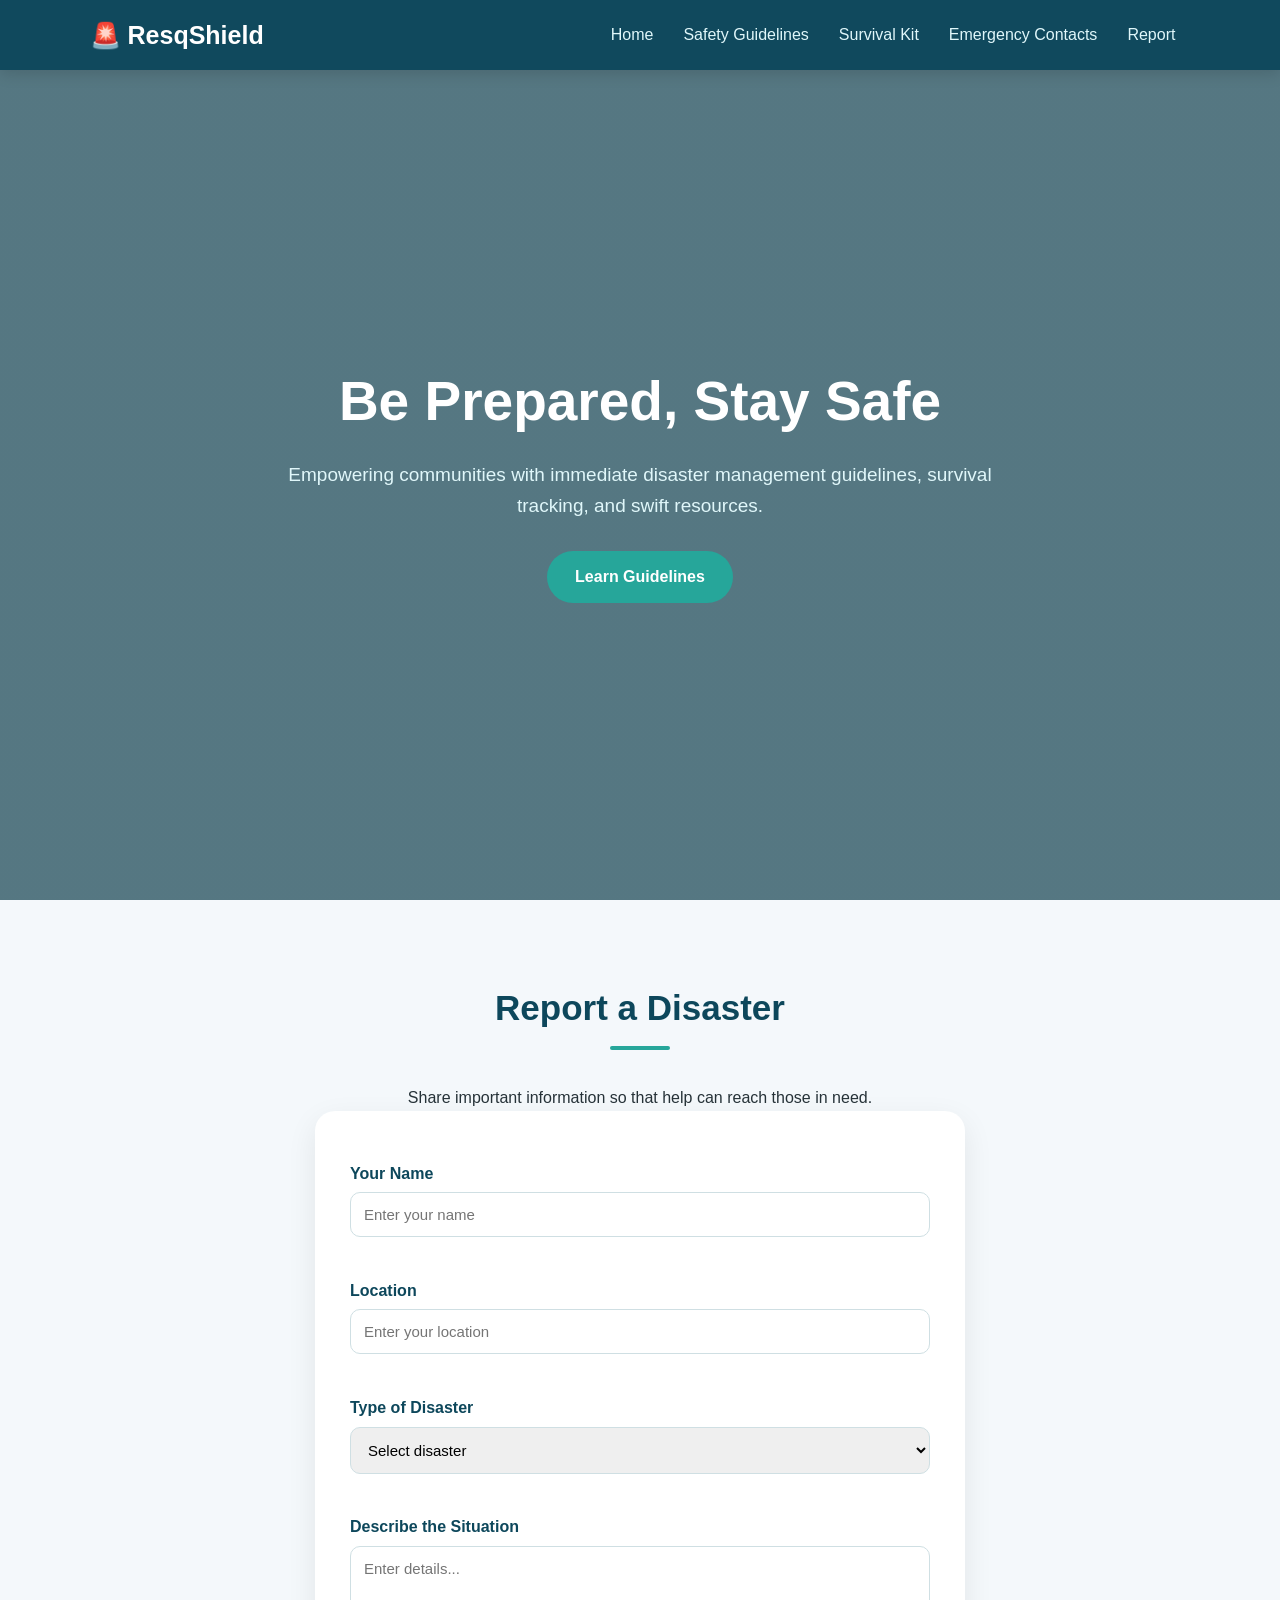
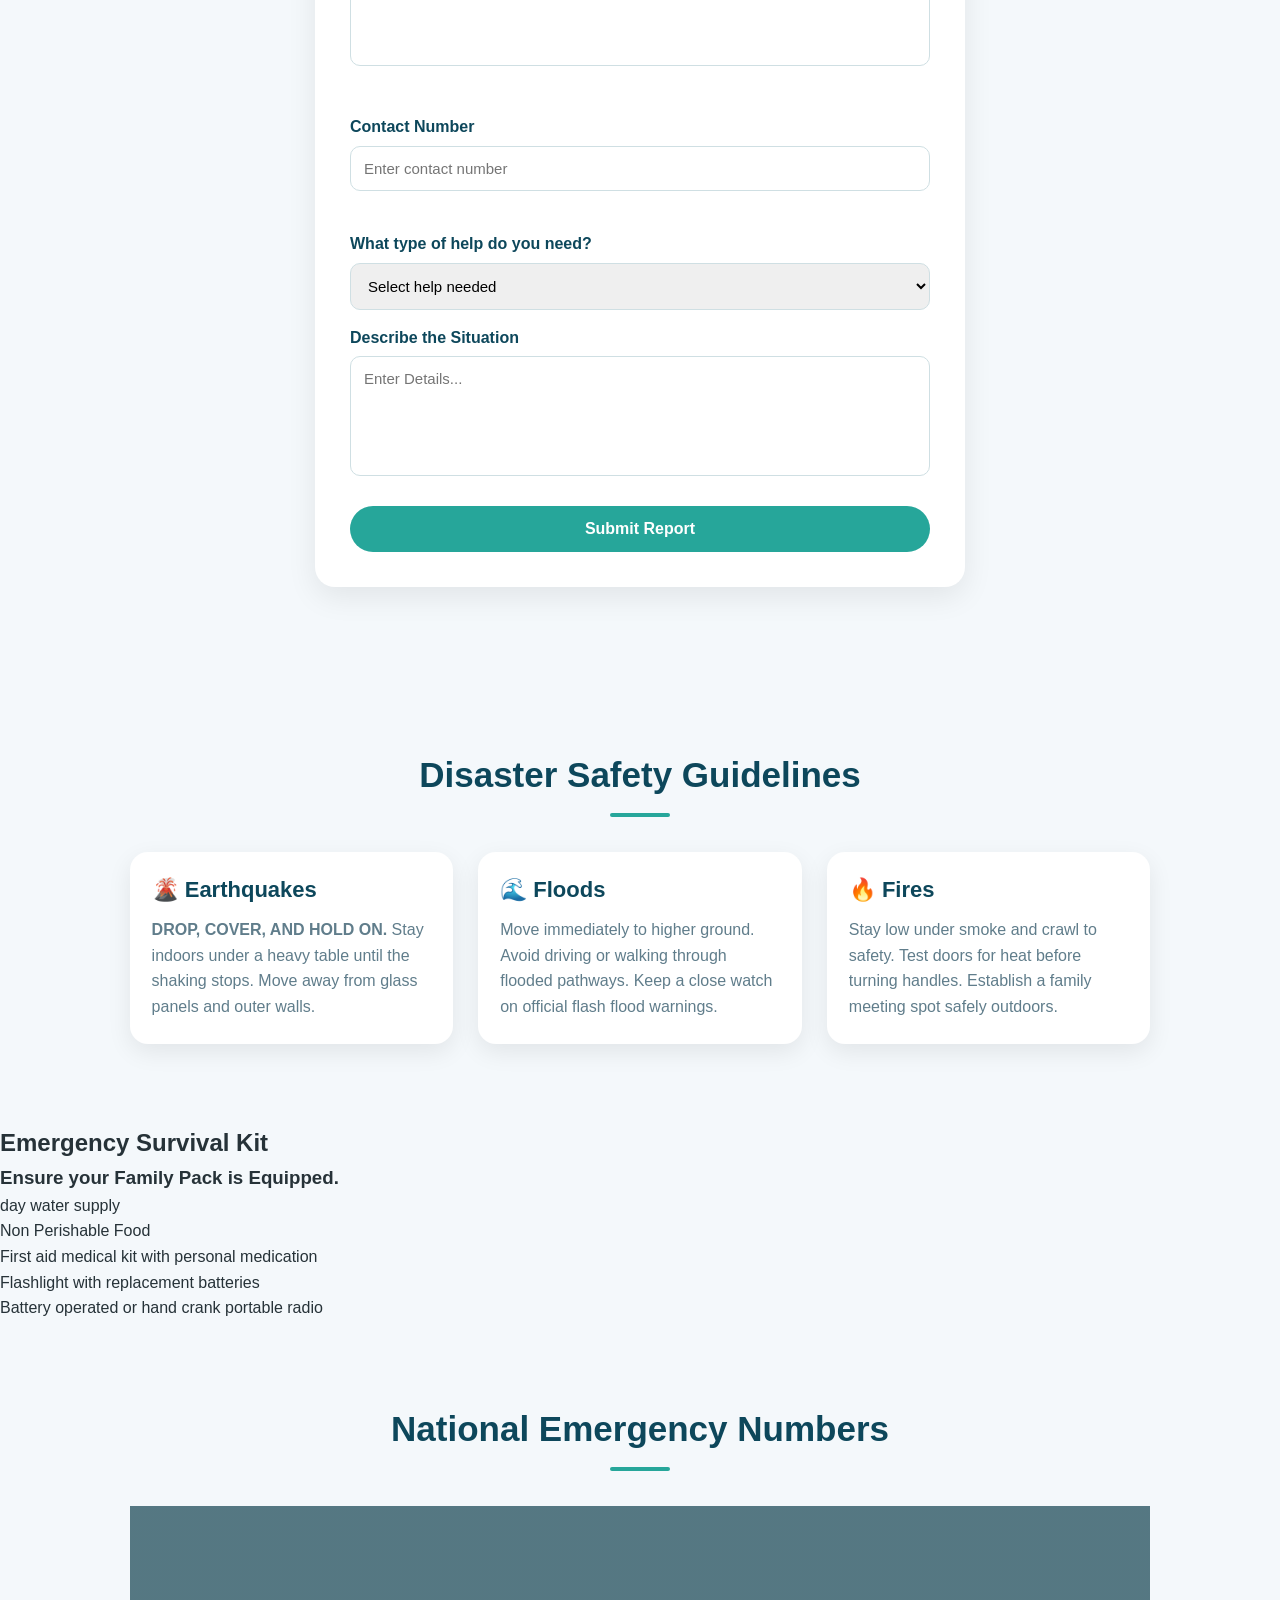
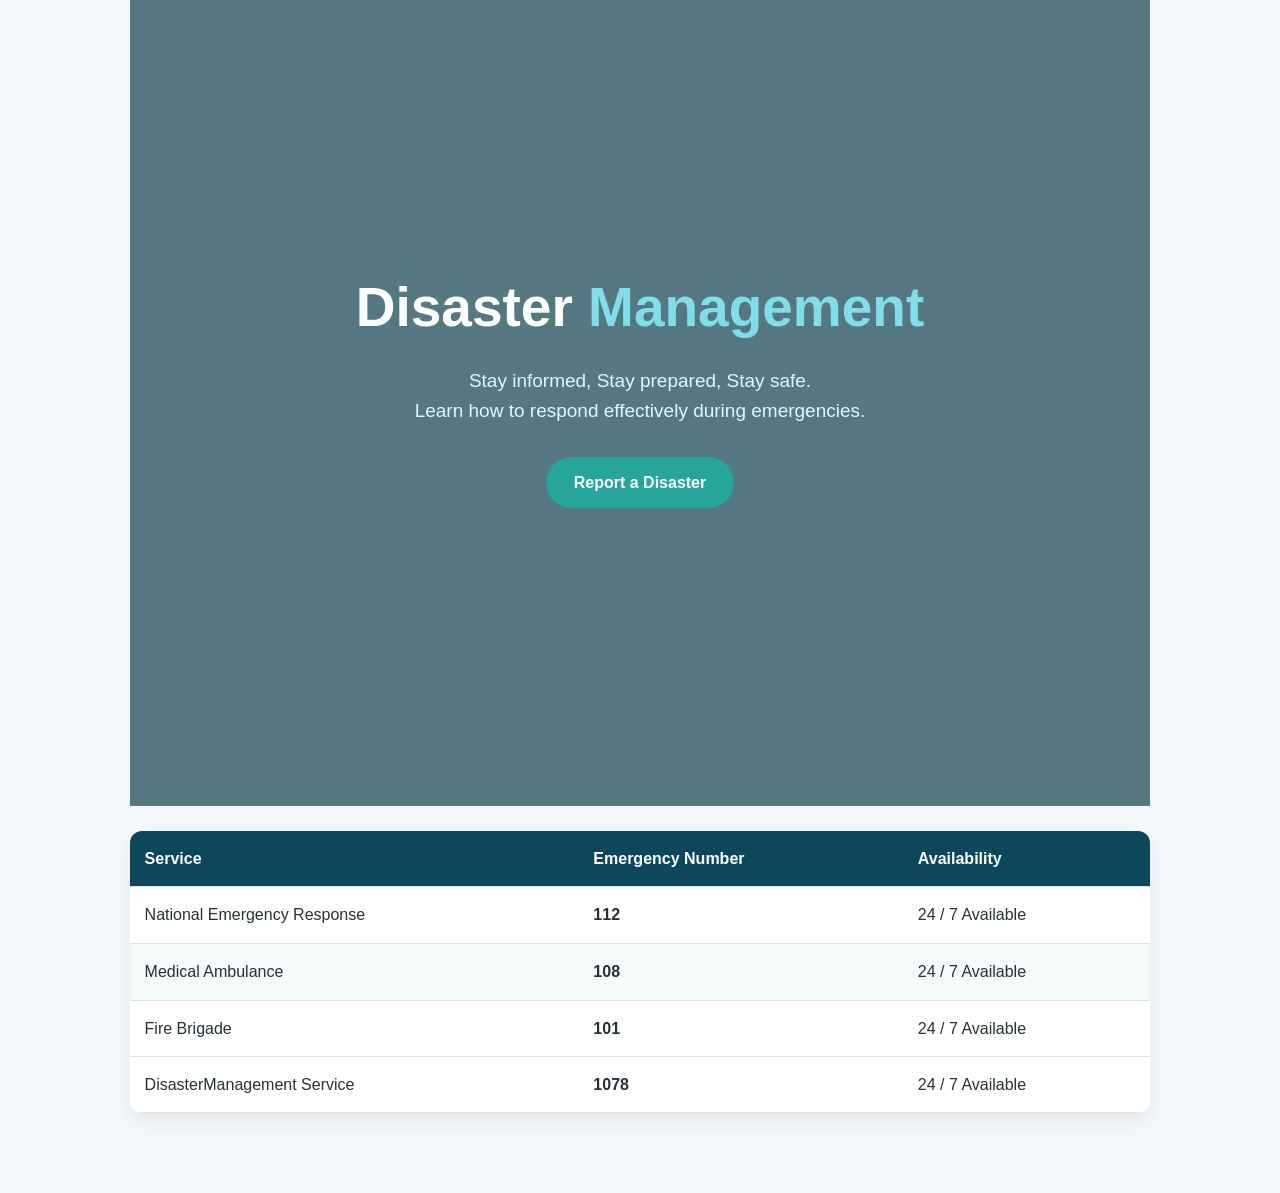
<file: index.html>
<!DOCTYPE html>
<html lang="en">
<head>
    <meta charset="UTF-8">
    <meta name="viewport" content="width=device-width, initial-scale=1.0">
    <title>ResqShield - Disaster Preparedness Portal</title>
    <link rel="stylesheet" href="webstyle.css">
    <link rel="JavaScript" href="webscript.js">
</head>
<script>
function submitForm(event) {
    event.preventDefault();
    alert("Your disaster report has been submitted succesfully!");
}
</script>
<body>

    <!-- Navigation Bar -->
    <nav class="navbar">
        <div class="logo">🚨 ResqShield</div>
        <ul class="nav-links">
            <li><a href="#home">Home</a></li>
            <li><a href="#guidelines">Safety Guidelines</a></li>
            <li><a href="#checklist">Survival Kit</a></li>
            <li><a href="#helpline">Emergency Contacts</a></li>
            <li><a href="#report">Report</a></li>
        </ul>
    </nav>

    <!-- Hero Section -->
    <header id="home" class="hero">
        <div class="hero-content">
            <h1>Be Prepared, Stay Safe</h1>
            <p>Empowering communities with immediate disaster management guidelines, survival tracking, and swift resources.</p>
            <a href="#guidelines" class="btn">Learn Guidelines</a>
        </div>
    </header>
    
            <!-- DISASTER REPORT FORM -->
<section class="section" id="report">
    <h2>Report a Disaster</h2>
    <p>Share important information so that help can reach those in need.</p>

    <div class="form-box">

        <form onsubmit="submitForm(event)">

            <label>Your Name</label>
            <input type="text" placeholder="Enter your name" required minlength="2" maxlength="30" pattern="[A-Za-z]+" title="Name should contain only letterrs and spaces"
                oninvalid="this.setCustomValidity('Please fill the information')"
            oninput="this.setCustomValidity('')">
            <br><br>
            <label>Location</label>
            <input type="text" placeholder="Enter your location" required minlength="2" maxlength="100"
                oninvalid="this.setCustomValidity('Please fill the information')"
            oninput="this.setCustomValidity('')">
            <br><br>
            <label>Type of Disaster</label>
            <select required
                oninvalid="this.setCustomValidity('Please fill the information')"
            oninput="this.setCustomValidity('')">
                <option value="">Select disaster</option>
                <option>Flood</option>
                <option>Earthquake</option>
                <option>Cyclone</option>
                <option>Fire</option>
                <option>Landslide</option>
                <option>Other</option>
            </select>
            <br><br>
            <label>Describe the Situation</label>
            <textarea placeholder="Enter details..." required minlength="2" maxlength="500"
                oninvalid="this.setCustomValidity('Please fill the information')"
            oninput="this.setCustomValidity('')"></textarea>
            <br><br>
            <label>Contact Number</label>
            <input type="tel" placeholder="Enter contact number" required pattern="[0-9]{10}" maxlength="10" title="Please enter a valid 10-digit phone number"
                oninvalid="this.setCustomValidity('Please fill the information')"
            oninput="this.setCustomValidity('')">
            <br><br>
            <label>What type of help do you need?</label>
            <select required
                oninvalid="this.setCustomValidity('Please fill the information')"
            oninput="this.setCustomValidity('')">
                <option value="">Select help needed</option>
                <option>Medical Help</option>
                <option>Food & Water</option>
                <option>Rescue & Evacuation</option>
                <option>Shelter</option>
                <option>Transportation</option>
                <option>Emergency Supplies</option>
                <option>Other</option>
                </select>
                <label> Describe the Situation</label>
                <textarea placeholder="Enter Details..." required
                    oninvalid="this.setCustomValidity('Please fill the information')"
            oninput="this.setCustomValidity('')"></textarea>
            <button type="submit">Submit Report</button>

        </form>

    </div>
</section>


    <!-- Safety Guidelines Grid -->
    <section id="guidelines" class="section">
        <h2>Disaster Safety Guidelines</h2>
        <div class="grid-container">
            <div class="card">
                <h3>🌋 Earthquakes</h3>
                <p><strong>DROP, COVER, AND HOLD ON.</strong> Stay indoors under a heavy table until the shaking stops. Move away from glass panels and outer walls.</p>
            </div>
            <div class="card">
                <h3>🌊 Floods</h3>
                <p>Move immediately to higher ground. Avoid driving or walking through flooded pathways. Keep a close watch on official flash flood warnings.</p>
            </div>
            <div class="card">
                <h3>🔥 Fires</h3>
                <p>Stay low under smoke and crawl to safety. Test doors for heat before turning handles. Establish a family meeting spot safely outdoors.</p>
            </div>
        </div>
    </section>

    <h2> Emergency Survival Kit</h2>
    <h3> Ensure your Family Pack is Equipped.</h3>
    <ul>
        <li> <bull> day water supply </bull></li>
        <li><bull> Non Perishable Food</bull></li>
        <li><bull> First aid medical kit with personal medicatio</bull>n</li>
        <li><bull> Flashlight with replacement batteries</bull></li>
        <li><bull>Battery operated or hand crank portable radio</bull></li>
    </ul>

    <!-- Helpline Numbers Table -->
    <section id="helpline" class="section">
        <h2>National Emergency Numbers</h2>
        <table class="emergency-table">
            <thead>
                <tr>
                    <th>Service</th>
                    <th>Emergency Number</th>
                    <th>Availability</th>
                </tr>
            </thead>
            <tbody>
                <tr>
                    <td>National Emergency Response</td>
                    <td><strong>112</strong></td>
                    <td>24 / 7 Available</td>
                </tr>
                <tr>
                    <td>Medical Ambulance</td>
                    <td><strong>108</strong></td>
                    <td>24 / 7 Available</td>
                </tr>
                <tr>
                    <td>Fire Brigade</td>
                    <td><strong>101</strong></td>
                    <td>24 / 7 Available</td>
                <tr>
                </tr>
                <td>DisasterManagement Service</td>
                    <td><strong>1078</strong></td>
                    <td>24 / 7 Available</td>
                    <tr>
                        <section class="hero" id="home">
                         <div class="hero-content">
                                <h1>Disaster <span>Management</span></h1>
                                <p>
                                    Stay informed, Stay prepared, Stay safe.<br>
                                    Learn how to respond effectively during emergencies.
                                </p>
                                <a href="#report" class="btn">Report a Disaster</a>
                            </div>
                            </section>
</file>
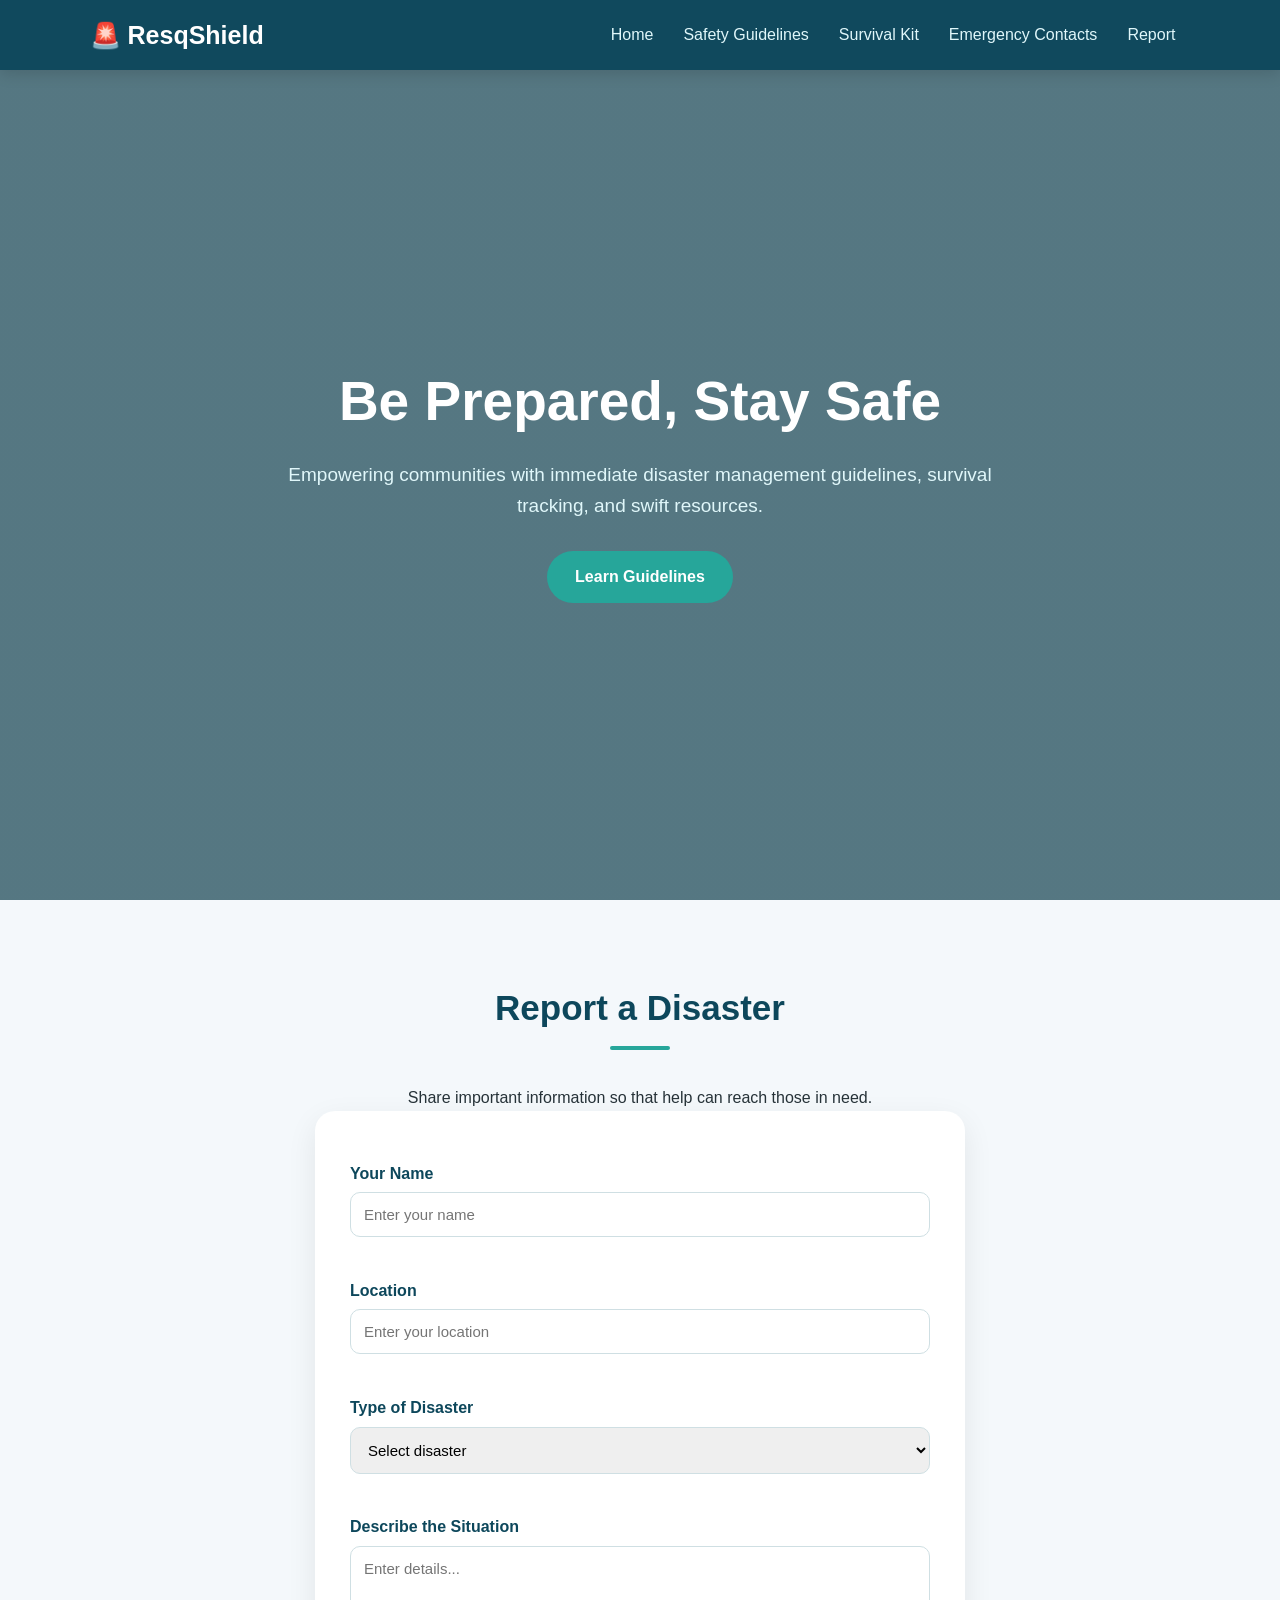
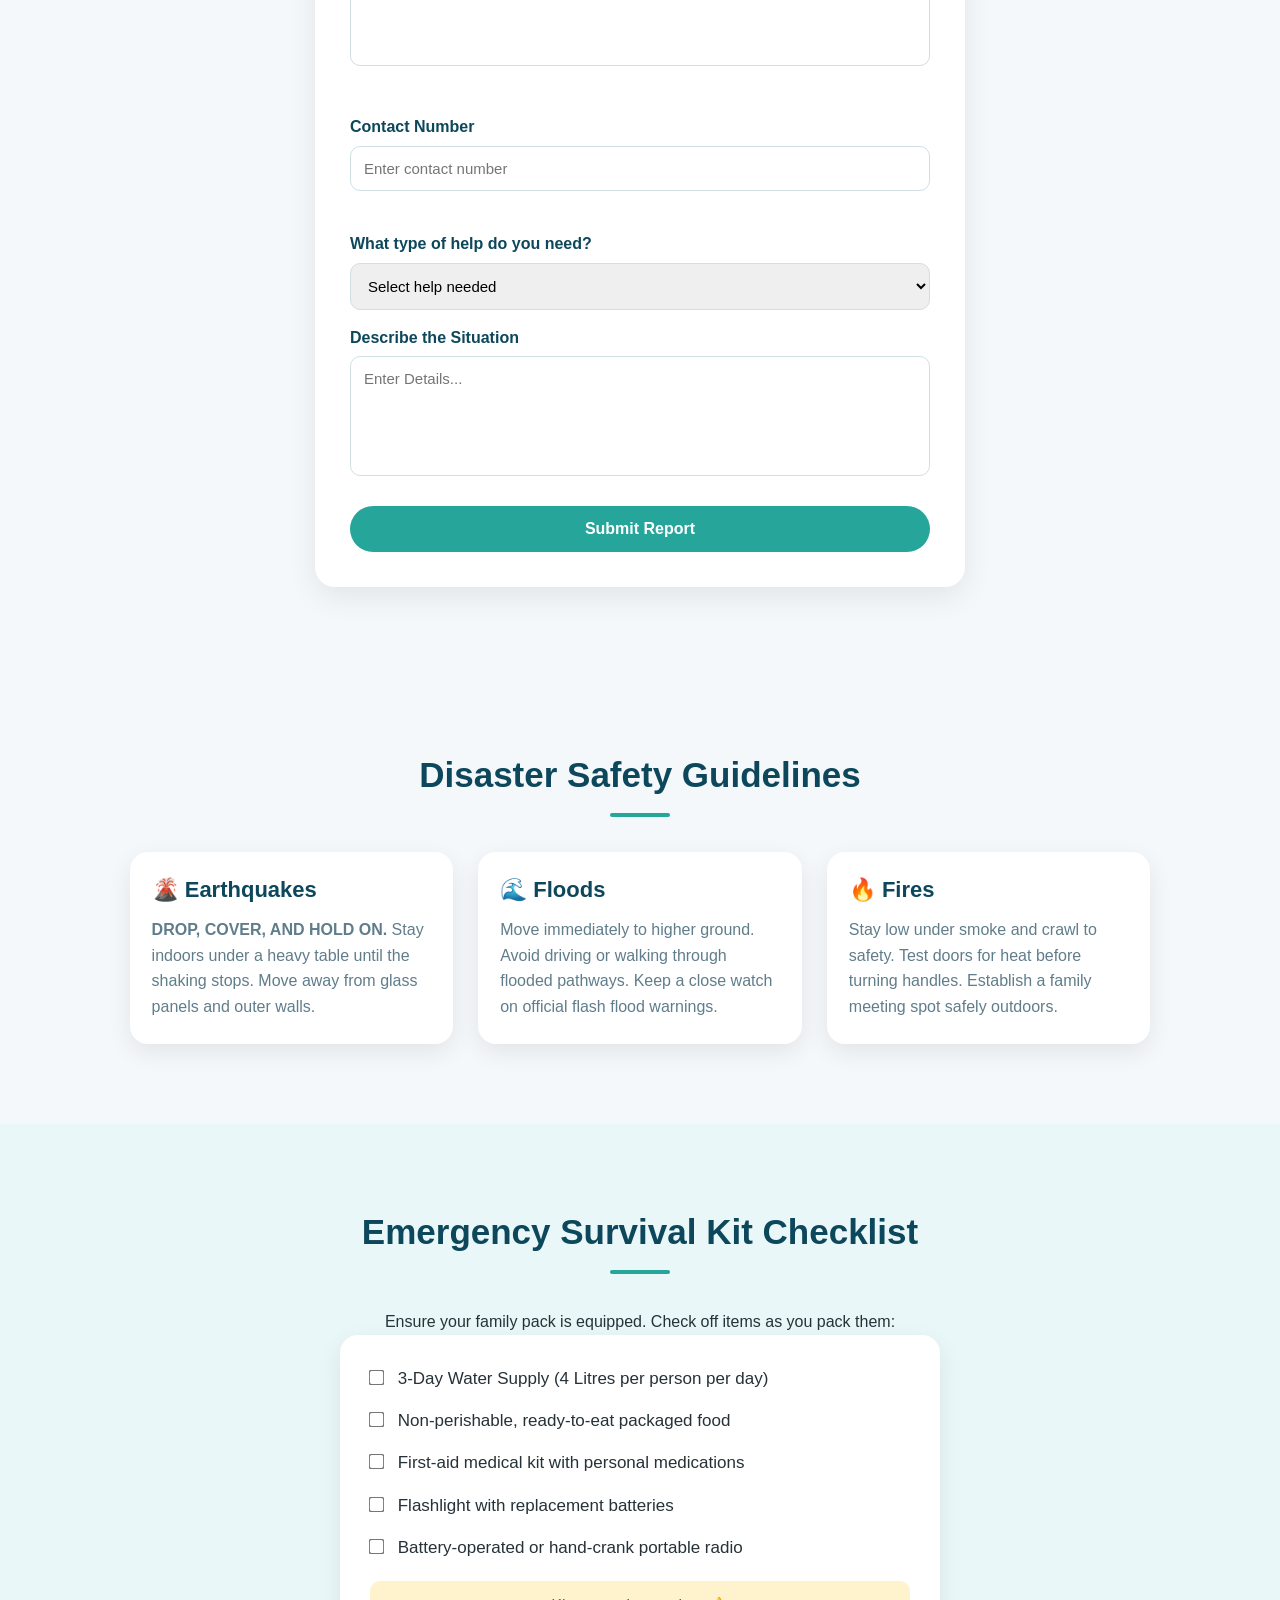
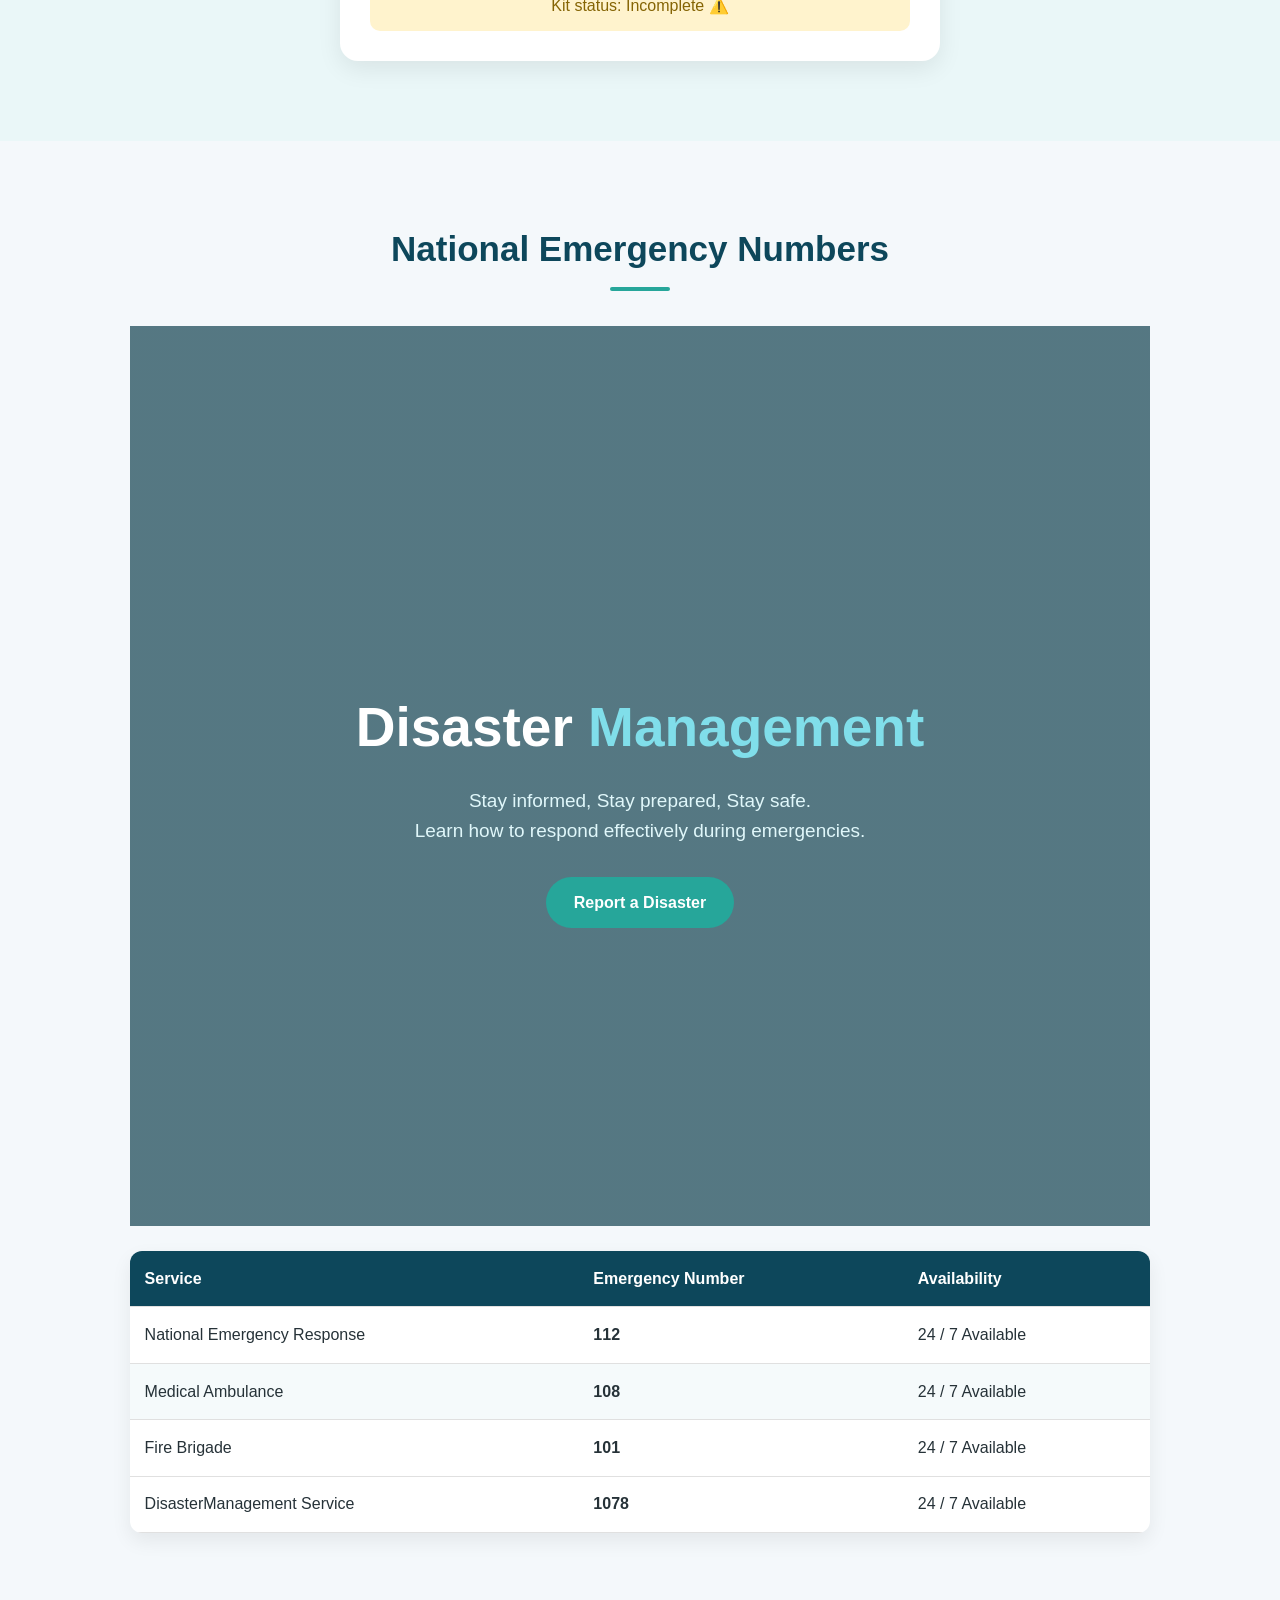
<file: website.html>
<!DOCTYPE html>
<html lang="en">
<head>
    <meta charset="UTF-8">
    <meta name="viewport" content="width=device-width, initial-scale=1.0">
    <title>ResqShield - Disaster Preparedness Portal</title>
    <link rel="stylesheet" href="webstyle.css">
    <link rel="JavaScript" href="webscript.js">
</head>
<script>
function submitForm(event) {
    event.preventDefault();
    alert("Your disaster report has been submitted succesfully!");
}
</script>
<body>

    <!-- Navigation Bar -->
    <nav class="navbar">
        <div class="logo">🚨 ResqShield</div>
        <ul class="nav-links">
            <li><a href="#home">Home</a></li>
            <li><a href="#guidelines">Safety Guidelines</a></li>
            <li><a href="#checklist">Survival Kit</a></li>
            <li><a href="#helpline">Emergency Contacts</a></li>
            <li><a href="#report">Report</a></li>
        </ul>
    </nav>

    <!-- Hero Section -->
    <header id="home" class="hero">
        <div class="hero-content">
            <h1>Be Prepared, Stay Safe</h1>
            <p>Empowering communities with immediate disaster management guidelines, survival tracking, and swift resources.</p>
            <a href="#guidelines" class="btn">Learn Guidelines</a>
        </div>
    </header>
    <!-- DISASTER REPORT FORM -->
<section class="section" id="report">
    <h2>Report a Disaster</h2>
    <p>Share important information so that help can reach those in need.</p>

    <div class="form-box">

        <form onsubmit="submitForm(event)">

            <label>Your Name</label>
            <input type="text" placeholder="Enter your name" required>
            <br><br>
            <label>Location</label>
            <input type="text" placeholder="Enter your location" required>
            <br><br>
            <label>Type of Disaster</label>
            <select required>
                <option value="">Select disaster</option>
                <option>Flood</option>
                <option>Earthquake</option>
                <option>Cyclone</option>
                <option>Fire</option>
                <option>Landslide</option>
                <option>Other</option>
            </select>
            <br><br>
            <label>Describe the Situation</label>
            <textarea placeholder="Enter details..." required></textarea>
            <br><br>
            <label>Contact Number</label>
            <input type="tel" placeholder="Enter contact number" required>
            <br><br>
            <label>What type of help do you need?</label>
            <select required>
                <option value="">Select help needed</option>
                <option>Medical Help</option>
                <option>Food & Water</option>
                <option>Rescue & Evacuation</option>
                <option>Shelter</option>
                <option>Transportation</option>
                <option>Emergency Supplies</option>
                <option>Other</option>
                </select>
                <label> Describe the Situation</label>
                <textarea placeholder="Enter Details..." required></textarea>
            <button type="submit">Submit Report</button>

        </form>

    </div>
</section>


    <!-- Safety Guidelines Grid -->
    <section id="guidelines" class="section">
        <h2>Disaster Safety Guidelines</h2>
        <div class="grid-container">
            <div class="card">
                <h3>🌋 Earthquakes</h3>
                <p><strong>DROP, COVER, AND HOLD ON.</strong> Stay indoors under a heavy table until the shaking stops. Move away from glass panels and outer walls.</p>
            </div>
            <div class="card">
                <h3>🌊 Floods</h3>
                <p>Move immediately to higher ground. Avoid driving or walking through flooded pathways. Keep a close watch on official flash flood warnings.</p>
            </div>
            <div class="card">
                <h3>🔥 Fires</h3>
                <p>Stay low under smoke and crawl to safety. Test doors for heat before turning handles. Establish a family meeting spot safely outdoors.</p>
            </div>
        </div>
    </section>

    <!-- Interactive JavaScript Checklist -->
    <section id="checklist" class="section dark-bg">
        <h2>Emergency Survival Kit Checklist</h2>
        <p>Ensure your family pack is equipped. Check off items as you pack them:</p>
        <div class="checklist-box">
            <label class="check-item">
                <input type="checkbox" class="kit-item"> 3-Day Water Supply (4 Litres per person per day)
            </label>
            <label class="check-item">
                <input type="checkbox" class="kit-item"> Non-perishable, ready-to-eat packaged food
            </label>
            <label class="check-item">
                <input type="checkbox" class="kit-item"> First-aid medical kit with personal medications
            </label>
            <label class="check-item">
                <input type="checkbox" class="kit-item"> Flashlight with replacement batteries
            </label>
            <label class="check-item">
                <input type="checkbox" class="kit-item"> Battery-operated or hand-crank portable radio
            </label>
            
            <!-- JavaScript Dynamic Status Alert -->
            <div id="status-message" class="status-alert">Kit status: Incomplete ⚠️</div>
        </div>
    </section>

    <!-- Helpline Numbers Table -->
    <section id="helpline" class="section">
        <h2>National Emergency Numbers</h2>
        <table class="emergency-table">
            <thead>
                <tr>
                    <th>Service</th>
                    <th>Emergency Number</th>
                    <th>Availability</th>
                </tr>
            </thead>
            <tbody>
                <tr>
                    <td>National Emergency Response</td>
                    <td><strong>112</strong></td>
                    <td>24 / 7 Available</td>
                </tr>
                <tr>
                    <td>Medical Ambulance</td>
                    <td><strong>108</strong></td>
                    <td>24 / 7 Available</td>
                </tr>
                <tr>
                    <td>Fire Brigade</td>
                    <td><strong>101</strong></td>
                    <td>24 / 7 Available</td>
                <tr>
                </tr>
                <td>DisasterManagement Service</td>
                    <td><strong>1078</strong></td>
                    <td>24 / 7 Available</td>
                    <tr>
                        <section class="hero" id="home">
                         <div class="hero-content">
                                <h1>Disaster <span>Management</span></h1>
                                <p>
                                    Stay informed, Stay prepared, Stay safe.<br>
                                    Learn how to respond effectively during emergencies.
                                </p>
                                <a href="#report" class="btn">Report a Disaster</a>
                            </div>
                            </section>
</file>
<file: webstyle.css>
* {
    margin: 0;
    padding: 0;
    box-sizing: border-box;
    font-family: 'Segoe UI', sans-serif;
    scroll-behavior: smooth;
}

body {
    background: #f4f8fb;
    color: #263238;
    line-height: 1.6;
}

/* NAVBAR */
.navbar {
    display: flex;
    justify-content: space-between;
    align-items: center;
    background: rgba(13, 71, 91, 0.95);
    padding: 15px 7%;
    position: fixed;
    width: 100%;
    top: 0;
    z-index: 1000;
    box-shadow: 0 3px 15px rgba(0,0,0,0.15);
}

.logo {
    color: white;
    font-size: 25px;
    font-weight: bold;
}

.nav-links {
    display: flex;
    list-style: none;
}

.nav-links li a {
    color: #e0f7fa;
    text-decoration: none;
    padding: 10px 15px;
    transition: 0.3s;
}

.nav-links li a:hover {
    color: #80deea;
}

/* HOME / HERO */
.hero {
    min-height: 100vh;
    background:
        linear-gradient(rgba(0, 50, 65, 0.65), rgba(0, 50, 65, 0.65)),
        url("https://images.unsplash.com/photo-1547683905-f686c993aae5?auto=format&fit=crop&w=1600&q=80")
        center/cover;
    display: flex;
    align-items: center;
    justify-content: center;
    text-align: center;
    color: white;
    padding: 100px 20px 40px;
}

.hero-content {
    max-width: 750px;
}

.hero-content h1 {
    font-size: 55px;
    margin-bottom: 15px;
}

.hero-content h1 span {
    color: #80deea;
}

.hero-content p {
    font-size: 19px;
    margin-bottom: 30px;
    color: #e0f7fa;
}

.btn {
    display: inline-block;
    background: #26a69a;
    color: white;
    padding: 13px 28px;
    border-radius: 30px;
    text-decoration: none;
    font-weight: bold;
    transition: 0.3s;
}

.btn:hover {
    background: #00897b;
    transform: translateY(-3px);
}

/* SECTIONS */
.section {
    padding: 80px 7%;
    max-width: 1200px;
    margin: auto;
    text-align: center;
}

.section h2 {
    font-size: 35px;
    color: #0d475b;
    margin-bottom: 15px;
}

.section h2::after {
    content: "";
    display: block;
    width: 60px;
    height: 4px;
    background: #26a69a;
    margin: 10px auto 35px;
    border-radius: 10px;
}

.dark-bg {
    background: #eaf7f8;
    max-width: 100%;
}

/* CARDS */
.grid-container {
    display: flex;
    gap: 25px;
    flex-wrap: wrap;
    justify-content: center;
}

.card {
    background: white;
    padding: 0 0 25px;
    border-radius: 18px;
    flex: 1 1 280px;
    max-width: 350px;
    overflow: hidden;
    box-shadow: 0 8px 25px rgba(0,0,0,0.08);
    transition: 0.3s;
    text-align: left;
}

.card:hover {
    transform: translateY(-8px);
    box-shadow: 0 15px 30px rgba(0,0,0,0.13);
}

.card img {
    width: 100%;
    height: 190px;
    object-fit: cover;
}

.card h3,
.card p {
    margin-left: 22px;
    margin-right: 22px;
}

.card h3 {
    margin-top: 20px;
    color: #0d475b;
    font-size: 22px;
}

.card p {
    margin-top: 10px;
    color: #607d8b;
}

/* FORM */
.form-box {
    max-width: 650px;
    margin: auto;
    background: white;
    padding: 35px;
    border-radius: 20px;
    box-shadow: 0 10px 30px rgba(0,0,0,0.08);
    text-align: left;
}

.form-box label {
    display: block;
    margin-top: 15px;
    margin-bottom: 6px;
    font-weight: bold;
    color: #0d475b;
}

.form-box input,
.form-box select,
.form-box textarea {
    width: 100%;
    padding: 13px;
    border: 1px solid #cfdfe3;
    border-radius: 10px;
    outline: none;
    font-size: 15px;
}

.form-box input:focus,
.form-box select:focus,
.form-box textarea:focus {
    border-color: #26a69a;
    box-shadow: 0 0 5px rgba(38,166,154,0.2);
}

.form-box textarea {
    height: 120px;
    resize: none;
}

.form-box button {
    width: 100%;
    margin-top: 22px;
    padding: 14px;
    border: none;
    border-radius: 25px;
    background: #26a69a;
    color: white;
    font-size: 16px;
    font-weight: bold;
    cursor: pointer;
    transition: 0.3s;
}

.form-box button:hover {
    background: #00897b;
}

/* CHECKLIST */
.checklist-box {
    background: white;
    max-width: 600px;
    margin: auto;
    padding: 30px;
    border-radius: 18px;
    box-shadow: 0 8px 25px rgba(0,0,0,0.08);
    text-align: left;
}

.check-item {
    display: block;
    margin-bottom: 15px;
    font-size: 17px;
}

.check-item input {
    margin-right: 10px;
    transform: scale(1.2);
}

.status-alert {
    margin-top: 20px;
    padding: 12px;
    background: #fff3cd;
    color: #856404;
    border-radius: 10px;
    text-align: center;
}

/* TABLE */
.emergency-table {
    width: 100%;
    border-collapse: collapse;
    margin-top: 25px;
    background: white;
    border-radius: 12px;
    overflow: hidden;
    box-shadow: 0 8px 20px rgba(0,0,0,0.07);
}

.emergency-table th,
.emergency-table td {
    padding: 15px;
    border-bottom: 1px solid #e0e0e0;
    text-align: left;
}

.emergency-table th {
    background: #0d475b;
    color: white;
}

.emergency-table tr:nth-child(even) {
    background: #f5fafb;
}

/* FOOTER */
footer {
    background: #0d475b;
    color: #cfe8ed;
    text-align: center;
    padding: 25px;
    margin-top: 50px;
}

/* MOBILE */
@media (max-width: 700px) {

    .navbar {
        padding: 12px 4%;
    }

    .nav-links li a {
        padding: 5px;
        font-size: 13px;
    }

    .hero-content h1 {
        font-size: 38px;
    }

    .hero-content p {
        font-size: 16px;
    }

    .section {
        padding: 60px 5%;
    }

    .section h2 {
        font-size: 28px;
    }

    .form-box {
        padding: 25px;
    }
}
</file>
